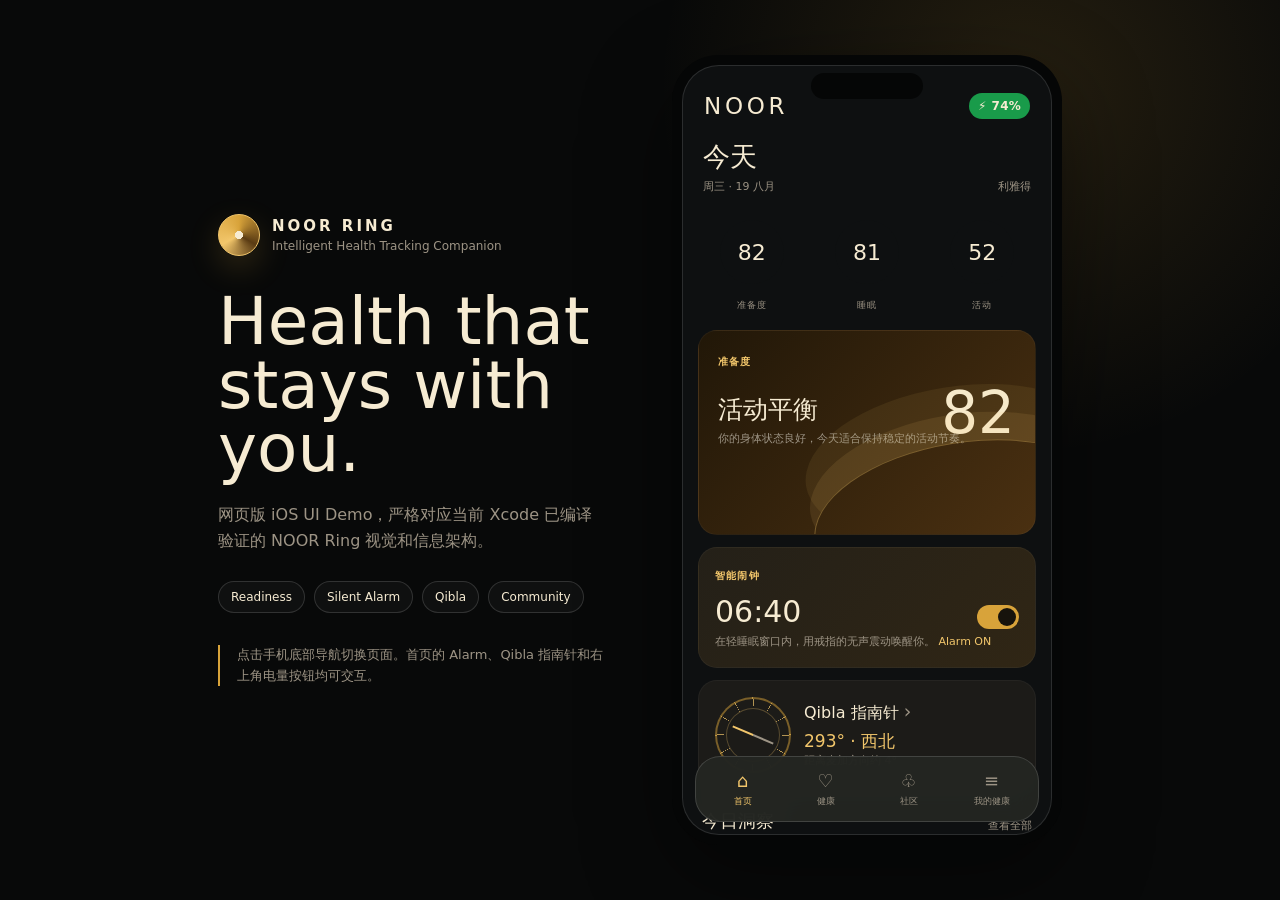
<file: index.html>
<!doctype html>
<html lang="zh-CN">
<head>
<meta charset="utf-8"><meta name="viewport" content="width=device-width,initial-scale=1"><meta name="theme-color" content="#0e1011"><title>NOOR Ring App Demo</title>
<style>
:root{--bg:#0e1011;--panel:#1c1b18;--panel2:#27231c;--cream:#f6ebd2;--muted:#9d9485;--gold:#d8a33a;--gold2:#f2c66b;--line:rgba(255,255,255,.14)}*{box-sizing:border-box}body{margin:0;min-height:100vh;background:radial-gradient(circle at 80% 10%,rgba(216,163,58,.14),transparent 28%),#080909;color:var(--cream);font-family:Inter,system-ui,-apple-system,"Segoe UI",sans-serif}button{font:inherit;color:inherit}.layout{min-height:100vh;display:grid;grid-template-columns:minmax(260px,390px) 390px;gap:64px;align-items:center;justify-content:center;padding:38px 24px}.brief{max-width:390px}.brand{display:flex;align-items:center;gap:12px;margin-bottom:34px}.mark{width:42px;height:42px;border:1px solid var(--gold2);border-radius:50%;background:radial-gradient(circle,var(--cream) 0 14%,transparent 15%),conic-gradient(var(--gold),#5a3b13,var(--gold2),var(--gold));box-shadow:0 12px 32px rgba(216,163,58,.2)}.brand strong{display:block;letter-spacing:.2em;font-size:15px}.brand span{display:block;color:var(--muted);font-size:12px;margin-top:4px}h1{margin:0;font-size:clamp(38px,6vw,66px);line-height:.96;font-weight:300}.brief p{color:var(--muted);font-size:16px;line-height:1.6;margin:22px 0 28px}.chips{display:flex;flex-wrap:wrap;gap:9px}.chip{border:1px solid var(--line);border-radius:999px;padding:8px 12px;font-size:12px;background:rgba(255,255,255,.03)}.note{color:var(--muted);font-size:13px;line-height:1.55;margin-top:32px;padding-left:17px;border-left:2px solid var(--gold)}.phone{width:390px;height:790px;padding:10px;position:relative;border-radius:46px;background:#050606;box-shadow:0 30px 90px rgba(0,0,0,.45)}.phone:before{content:"";position:absolute;z-index:4;left:50%;top:18px;width:112px;height:26px;transform:translateX(-50%);border-radius:20px;background:#050606}.screen{height:100%;overflow:hidden;border-radius:37px;background:var(--bg);border:1px solid rgba(255,255,255,.12);position:relative}.app{height:100%;display:grid;grid-template-rows:auto 1fr auto}.top{display:flex;justify-content:space-between;padding:27px 21px 14px}.wordmark{font-size:23px;font-weight:200;letter-spacing:.16em}.utility{color:var(--muted);font-size:18px;cursor:pointer}.content{overflow:auto;padding:0 15px 104px;scrollbar-width:none}.content::-webkit-scrollbar{display:none}.page{display:none;animation:rise .25s ease both}.page.active{display:block}@keyframes rise{from{opacity:0;transform:translateY(7px)}to{opacity:1;transform:none}}.heading,.row,.section-title{display:flex;align-items:end;justify-content:space-between}.heading{margin:6px 5px 19px}.heading h2{margin:0;font-size:27px;font-weight:300}.heading small,.section-title small{color:var(--muted);font-size:11px}.scores{display:grid;grid-template-columns:repeat(3,1fr);gap:8px;margin-bottom:18px}.score{text-align:center}.orb{width:78px;height:78px;margin:auto;display:grid;place-items:center;border-radius:50%;position:relative;background:conic-gradient(var(--tint) calc(var(--progress)*1%),rgba(255,255,255,.13) 0)}.orb:after{content:"";position:absolute;inset:7px;border-radius:50%;background:var(--bg)}.orb strong{position:relative;z-index:1;font-size:22px;font-weight:300}.score label{display:block;margin-top:8px;color:var(--muted);font-size:9px;letter-spacing:.1em}.card{border:1px solid rgba(255,255,255,.04);border-radius:19px;background:var(--panel);margin-bottom:12px}.hero{min-height:205px;padding:19px;overflow:hidden;position:relative;background:linear-gradient(135deg,#211708,#4a3011)}.hero:after{content:"";position:absolute;width:300px;height:150px;right:-80px;bottom:-60px;border:1px solid rgba(242,198,107,.34);border-radius:50%;box-shadow:0 -28px 0 rgba(242,198,107,.1),0 -56px 0 rgba(242,198,107,.08);transform:rotate(-9deg)}.eyebrow{color:var(--gold2);font-size:10px;letter-spacing:.12em;font-weight:700}.hero h3{font-size:25px;font-weight:300;margin:24px 0 5px}.hero p,.alarm p,.qibla p,.mini p,.timeline span,.status p,.team p{color:var(--muted);font-size:11px;line-height:1.5;margin:0}.score-big{position:absolute;right:20px;top:48px;font-size:58px;font-weight:200}.alarm{padding:16px;background:linear-gradient(135deg,#242018,#302615)}.alarm .time{font-size:30px;font-weight:300;margin-top:11px}.alarm p{margin-top:5px}.toggle{border:0;cursor:pointer;width:42px;height:24px;padding:3px;border-radius:20px;background:#4f4a40}.toggle:after{content:"";display:block;width:18px;height:18px;border-radius:50%;background:var(--muted);transition:.2s}.toggle.on{background:var(--gold)}.toggle.on:after{transform:translateX(18px);background:#17130c}.qibla{padding:16px;display:flex;gap:13px;align-items:center;cursor:pointer}.compass{flex:0 0 76px;height:76px;display:grid;place-items:center;position:relative;border:2px solid rgba(216,163,58,.5);border-radius:50%;background:repeating-conic-gradient(from 0deg,rgba(242,198,107,.7) 0 1deg,transparent 1deg 30deg)}.compass:after{content:"";position:absolute;inset:9px;border-radius:50%;background:var(--panel);border:1px solid rgba(242,198,107,.28)}.needle{position:relative;z-index:1;width:2px;height:44px;background:linear-gradient(var(--gold2) 50%,var(--muted) 50%);transform:rotate(293deg)}.qibla h4{margin:0 0 6px;font-size:16px;font-weight:500}.qibla strong{color:var(--gold2);font-size:17px;font-weight:300}.chev{margin-left:auto;color:var(--muted);font-size:19px}.section-title{margin:19px 4px 10px}.section-title h3{margin:0;font-size:18px;font-weight:300}.split,.grid{display:grid;grid-template-columns:1fr 1fr;gap:10px}.mini{min-height:106px;padding:15px}.mini h4{margin:13px 0 5px;font-size:16px;font-weight:500}.gold{color:var(--gold2)}.timeline{padding:16px}.timeline h4{margin:0 0 13px;font-size:16px;font-weight:400}.event{display:flex;gap:11px}.dotline{display:flex;flex-direction:column;align-items:center}.dot{width:9px;height:9px;border-radius:50%;background:var(--gold)}.stem{width:1px;height:36px;background:var(--line)}.event strong{font-size:14px;font-weight:500}.data{min-height:125px;padding:15px}.data h4{margin:0;color:var(--muted);font-size:12px;font-weight:400}.data strong{display:block;margin-top:26px;font-size:23px;font-weight:300}.data span{color:var(--gold2);font-size:11px}.trend,.health-hero{padding:17px}.trend svg{width:100%;height:72px;display:block;margin:8px 0}.trend p{color:var(--muted);font-size:11px;margin:0}.health-hero{min-height:155px;background:linear-gradient(135deg,#211708,#594018)}.health-hero h3{margin:18px 0 6px;font-size:23px;font-weight:300}.status,.team{display:flex;gap:13px;align-items:center;padding:15px}.icon,.team-icon{width:44px;height:44px;display:grid;place-items:center;border-radius:50%;background:rgba(216,163,58,.12);color:var(--gold2);font-size:20px;flex:0 0 auto}.status h4,.team h4{margin:0 0 4px;font-size:15px;font-weight:500}.team b{margin-left:auto;color:var(--gold2);font-size:11px;font-weight:400}.community-hero,.promo{padding:17px;background:linear-gradient(135deg,#34260f,#63451a)}.community-hero h3{margin:0 0 8px;font-size:22px;font-weight:300}.community-hero p,.promo p{margin:0 0 14px;color:rgba(246,235,210,.7);font-size:11px}.cta{border:0;border-radius:999px;padding:9px 13px;color:#1b150b;background:var(--gold2);cursor:pointer;font-size:11px;font-weight:700}.promo{min-height:78px;background:linear-gradient(135deg,#242018,#302615)}.promo h4{margin:0 0 6px;font-size:15px}.promo p{margin:0}.bottom{position:absolute;bottom:12px;left:12px;right:12px;z-index:3;display:grid;grid-template-columns:repeat(4,1fr);padding:8px 5px;border:1px solid var(--line);border-radius:25px;background:rgba(36,38,34,.95);backdrop-filter:blur(16px)}.nav{border:0;background:transparent;cursor:pointer;color:var(--muted);padding:5px 0;font-size:9px}.nav b{display:block;font-size:18px;font-weight:300;margin-bottom:4px}.nav.active{color:var(--gold2)}.modal{position:absolute;inset:0;z-index:6;display:none;align-items:end;background:rgba(0,0,0,.6)}.modal.show{display:flex}.sheet{width:100%;padding:20px;border-radius:25px 25px 0 0;background:#201d17}.sheet h3{margin:0 0 16px;font-weight:300}.close{float:right;border:0;background:transparent;color:var(--muted);cursor:pointer}.action{display:flex;gap:12px;width:100%;border:0;border-bottom:1px solid var(--line);padding:14px 0;background:transparent;text-align:left;cursor:pointer}.action b{color:var(--gold2);font-size:19px;width:25px}.action small{color:var(--muted)}@media(max-width:820px){.layout{grid-template-columns:1fr;padding:22px 14px 34px}.brief{max-width:390px;margin:0 auto;text-align:center}.brand,.chips{justify-content:center}.note{text-align:left}.phone{margin:auto}}@media(max-width:420px){.phone{width:calc(100vw - 20px);height:calc(100vh - 22px);min-height:700px}.layout{padding:11px 0}.brief{display:none}}
</style>
<style>
.utility{border:0;border-radius:999px;padding:6px 9px;background:#199b4a;color:var(--cream);font-size:12px;font-weight:700;letter-spacing:.02em;cursor:pointer;display:inline-flex;align-items:center;gap:5px}.utility b{font-size:12px}.device-status{display:flex;align-items:center;gap:10px;margin:-4px 0 12px;padding:12px;border-radius:14px;background:rgba(25,155,74,.14);color:var(--muted);font-size:12px}.device-status b{color:#55d477;font-size:16px}
</style>
</head>
<body>
<main class="layout"><section class="brief"><div class="brand"><div class="mark"></div><div><strong>NOOR RING</strong><span>Intelligent Health Tracking Companion</span></div></div><h1>Health that<br>stays with you.</h1><p>网页版 iOS UI Demo，严格对应当前 Xcode 已编译验证的 NOOR Ring 视觉和信息架构。</p><div class="chips"><span class="chip">Readiness</span><span class="chip">Silent Alarm</span><span class="chip">Qibla</span><span class="chip">Community</span></div><div class="note">点击手机底部导航切换页面。首页的 Alarm、Qibla 指南针和右上角电量按钮均可交互。</div></section>
<section class="phone"><div class="screen"><div class="app"><header class="top"><span class="wordmark">NOOR</span><button class="utility" aria-label="查看戒指电量"><b>⚡</b>74%</button></header><div class="content">
<section class="page active" data-page="home"><div class="heading"><div><h2>今天</h2><small>周三 · 19 八月</small></div><small>利雅得</small></div><div class="scores"><div class="score"><div class="orb" style="--progress:82%;--tint:#f2c66b"><strong>82</strong></div><label>准备度</label></div><div class="score"><div class="orb" style="--progress:81%;--tint:#d8a33a"><strong>81</strong></div><label>睡眠</label></div><div class="score"><div class="orb" style="--progress:52%;--tint:#c48b2d"><strong>52</strong></div><label>活动</label></div></div><article class="card hero"><span class="eyebrow">准备度</span><strong class="score-big">82</strong><h3>活动平衡</h3><p>你的身体状态良好，今天适合保持稳定的活动节奏。</p></article><article class="card alarm"><div class="row"><div><span class="eyebrow">智能闹钟</span><div class="time">06:40</div></div><button class="toggle on" aria-label="切换闹钟"></button></div><p>在轻睡眠窗口内，用戒指的无声震动唤醒你。 <span class="gold">Alarm ON</span></p></article><article class="card qibla" data-action="qibla"><div class="compass"><i class="needle"></i></div><div><h4>Qibla 指南针 <span class="chev">›</span></h4><strong>293° · 西北</strong><p>距离麦加方向约 4°</p></div></article><div class="section-title"><h3>今日洞察</h3><small>查看全部</small></div><div class="split"><article class="card mini"><div class="row"><span>压力管理</span><span class="gold">≈</span></div><h4>平稳</h4><p>过去 3 小时</p></article><article class="card mini"><div class="row"><span>心率</span><span class="gold">♡</span></div><h4>68 bpm</h4><p>静息趋势正常</p></article></div><article class="card timeline"><h4>时间轴 <span class="chev">›</span></h4><div class="event"><div class="dotline"><i class="dot"></i><i class="stem"></i></div><div><strong>08:18 · 醒来</strong><span>睡眠 6小时56分钟　准备度 82　睡眠 81</span></div></div></article></section>
<section class="page" data-page="health"><div class="heading"><div><h2>健康核心数据</h2><small>长期趋势会比单日波动更有意义</small></div><small>编辑</small></div><div class="section-title"><h3>准备度</h3><small>过去 30 天</small></div><div class="grid"><article class="card data"><h4>准备度评分</h4><strong>82</strong><span>良好</span></article><article class="card data"><h4>症状探测功能</h4><strong>无异常体征</strong><span>稳定</span></article><article class="card data"><h4>睡眠分数</h4><strong>81</strong><span>良好</span></article><article class="card data"><h4>生物钟</h4><strong>需要更多数据</strong><span>约需 90 天</span></article><article class="card data"><h4>睡眠规律</h4><strong>稳定</strong><span>趋势向好</span></article><article class="card data"><h4>睡眠负债</h4><strong>无</strong><span>保持节奏</span></article></div><div class="section-title"><h3>恢复趋势</h3><small>30 天</small></div><article class="card trend"><div class="row"><span>个人基线</span><span class="gold">+6%</span></div><svg viewBox="0 0 300 70" preserveAspectRatio="none"><path d="M0 48 C28 35 35 54 62 39 S105 54 132 30 S176 43 201 23 S250 40 300 11" fill="none" stroke="#f2c66b" stroke-width="3" stroke-linecap="round"/></svg><p>你的恢复力正在逐步提升，保持当前睡眠和活动节奏。</p></article></section>
<section class="page" data-page="community"><div class="heading"><div><h2>社区</h2><small>和拥有相似目标的人一起坚持</small></div><small>全部</small></div><article class="card community-hero"><h3>创建家庭计划</h3><p>与 2–6 位成员共享健康目标，形成长期习惯。</p><button class="cta">开始创建</button></article><article class="card promo"><h4>邀请朋友</h4><p>一起完成 7 天睡眠挑战，建立彼此的健康节奏。</p></article><div class="section-title"><h3>我的小组</h3><small>查看全部</small></div><article class="card team"><div class="team-icon">◒</div><div><h4>Ramadan Sleep Circle</h4><p>24 位成员 · 连续 6 天</p></div><b>78%</b></article><article class="card team"><div class="team-icon">⌁</div><div><h4>Riyadh Morning Walk</h4><p>今天 06:30 · 轻度活动</p></div><b>12 人</b></article><div class="section-title"><h3>推荐社区</h3><small>全部</small></div><div class="split"><article class="card mini"><h4>Saudi Wellness</h4><p>4,527 位成员</p></article><article class="card mini"><h4>Men 30–40</h4><p>23,622 位成员</p></article></div></section>
<section class="page" data-page="more"><div class="heading"><div><h2>我的健康</h2><small>用小调整，长期管理你的生活方式</small></div></div><article class="card health-hero"><span class="eyebrow">长期健康趋势</span><h3>健康是一场马拉松</h3><p>通过小调整来提升睡眠质量、保持恢复平衡和稳定活动量。</p></article><div class="section-title"><h3>健康状态</h3></div><article class="card status"><div class="icon">☾</div><div><h4>睡眠健康</h4><p><span class="gold">状态良好</span> · 正常睡眠分数：81</p></div><span class="chev">›</span></article><article class="card status"><div class="icon">≈</div><div><h4>压力管理</h4><p><span class="gold">正在校准</span> · 建立个人压力基线中</p></div><span class="chev">›</span></article><article class="card status"><div class="icon">♡</div><div><h4>心脏健康</h4><p><span class="gold">正在校准</span> · 持续佩戴后提供更多趋势</p></div><span class="chev">›</span></article><article class="card qibla"><div class="team-icon">⌖</div><div><h4>中东生活方式</h4><p>Qibla、礼拜时间和斋月健康建议</p></div><span class="chev">›</span></article></section>
</div><nav class="bottom"><button class="nav active" data-tab="home"><b>⌂</b>首页</button><button class="nav" data-tab="health"><b>♡</b>健康</button><button class="nav" data-tab="community"><b>♧</b>社区</button><button class="nav" data-tab="more"><b>≡</b>我的健康</button></nav></div><div class="modal" aria-hidden="true"><div class="sheet"><button class="close" data-close>关闭</button><h3>NOOR Ring 状态</h3><div class="device-status"><b>⚡ 74%</b><span>已连接 · 预计续航约 8 天</span></div><button class="action" data-action="qibla"><b>⌖</b><span>Qibla 方向<br><small>打开手机端方向指引</small></span></button><button class="action" data-action="community"><b>♧</b><span>AI 健康伙伴<br><small>询问今天的恢复与训练建议</small></span></button><button class="action"><b>☾</b><span>斋月模式<br><small>调整睡眠、饮水和活动节奏</small></span></button></div></div></div></section></main>
<script>
const pages=[...document.querySelectorAll('.page')],navs=[...document.querySelectorAll('.nav')],modal=document.querySelector('.modal');
function show(page){pages.forEach(x=>x.classList.toggle('active',x.dataset.page===page));navs.forEach(x=>x.classList.toggle('active',x.dataset.tab===page));document.querySelector('.content').scrollTo({top:0,behavior:'smooth'})}
navs.forEach(x=>x.addEventListener('click',()=>show(x.dataset.tab)));document.querySelectorAll('[data-action]').forEach(x=>x.addEventListener('click',()=>{if(x.dataset.action==='community')show('community');modal.classList.remove('show')}));document.querySelector('.utility').addEventListener('click',()=>modal.classList.add('show'));document.querySelector('[data-close]').addEventListener('click',()=>modal.classList.remove('show'));document.querySelector('.toggle').addEventListener('click',e=>e.currentTarget.classList.toggle('on'));
</script>
</body></html>
</file>
